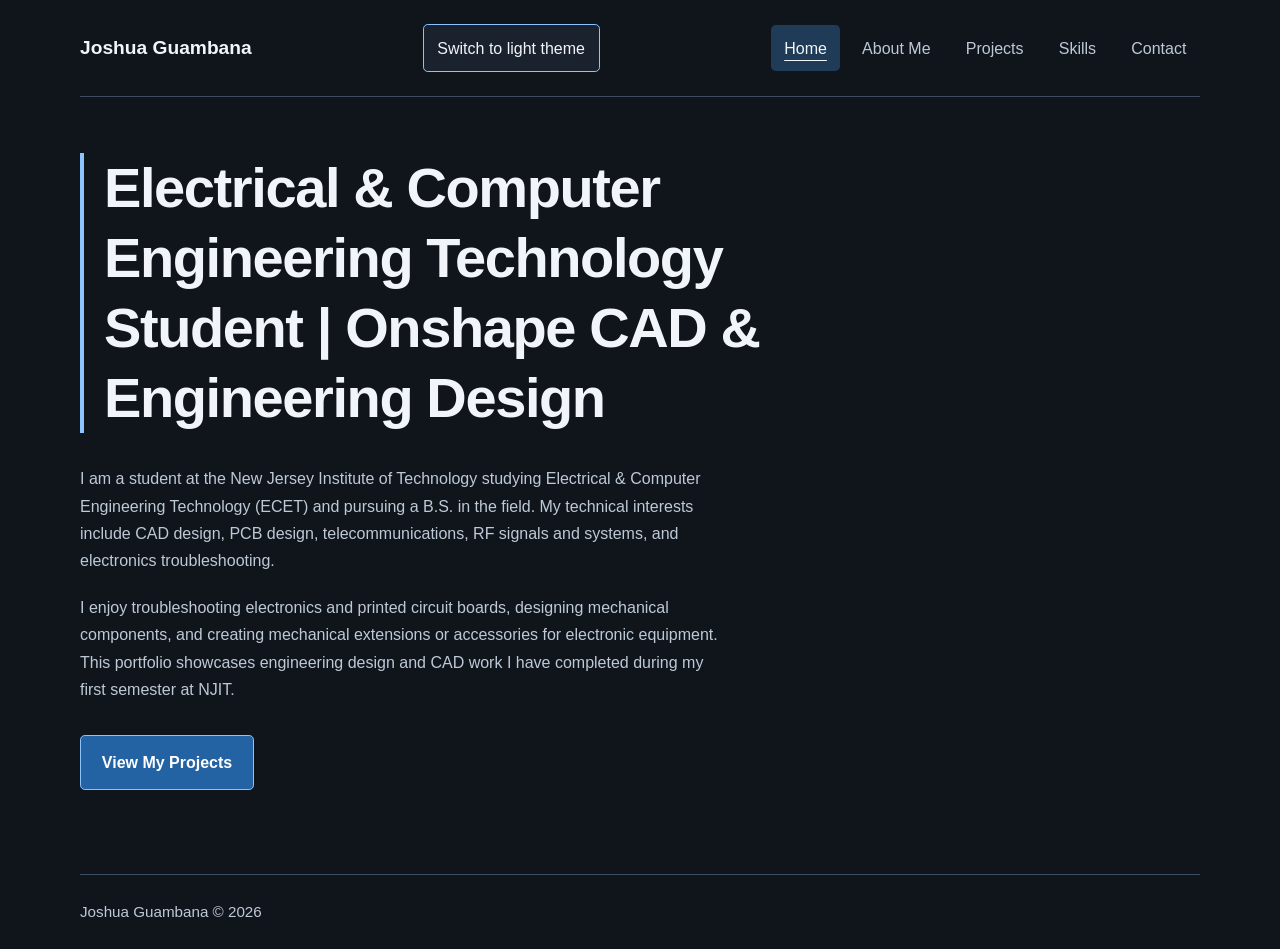
<file: index.html>
<!DOCTYPE html>
<html lang="en">
<head>
    <meta charset="UTF-8">
    <meta name="viewport" content="width=device-width, initial-scale=1.0">
    <title>Joshua Guambana | Home</title>
    <link rel="stylesheet" href="css/styles.css">
    <script src="js/script.js" defer></script>
</head>
<body>
    <header>
        <p>Joshua Guambana</p>
        <div class="header-controls">
            <button type="button" id="menu-toggle" aria-label="Open navigation menu" aria-expanded="false" aria-controls="main-navigation"><span aria-hidden="true">&#9776;</span> Menu</button>
            <button type="button" id="theme-toggle">Switch to light theme</button>
        </div>
        <nav id="main-navigation" aria-label="Main navigation">
            <ul>
                <li><a href="index.html" aria-current="page">Home</a></li>
                <li><a href="about.html">About Me</a></li>
                <li><a href="projects.html">Projects</a></li>
                <li><a href="skills.html">Skills</a></li>
                <li><a href="contact.html">Contact</a></li>
            </ul>
        </nav>
    </header>

    <main>
        <section aria-labelledby="home-heading">
            <h1 id="home-heading">Electrical &amp; Computer Engineering Technology Student | Onshape CAD &amp; Engineering Design</h1>
            <p>I am a student at the New Jersey Institute of Technology studying Electrical &amp; Computer Engineering Technology (ECET) and pursuing a B.S. in the field. My technical interests include CAD design, PCB design, telecommunications, RF signals and systems, and electronics troubleshooting.</p>
            <p>I enjoy troubleshooting electronics and printed circuit boards, designing mechanical components, and creating mechanical extensions or accessories for electronic equipment. This portfolio showcases engineering design and CAD work I have completed during my first semester at NJIT.</p>
            <p><a href="projects.html">View My Projects</a></p>
        </section>
    </main>

    <footer>
        <p>Joshua Guambana &copy; 2026</p>
    </footer>
</body>
</html>
</file>
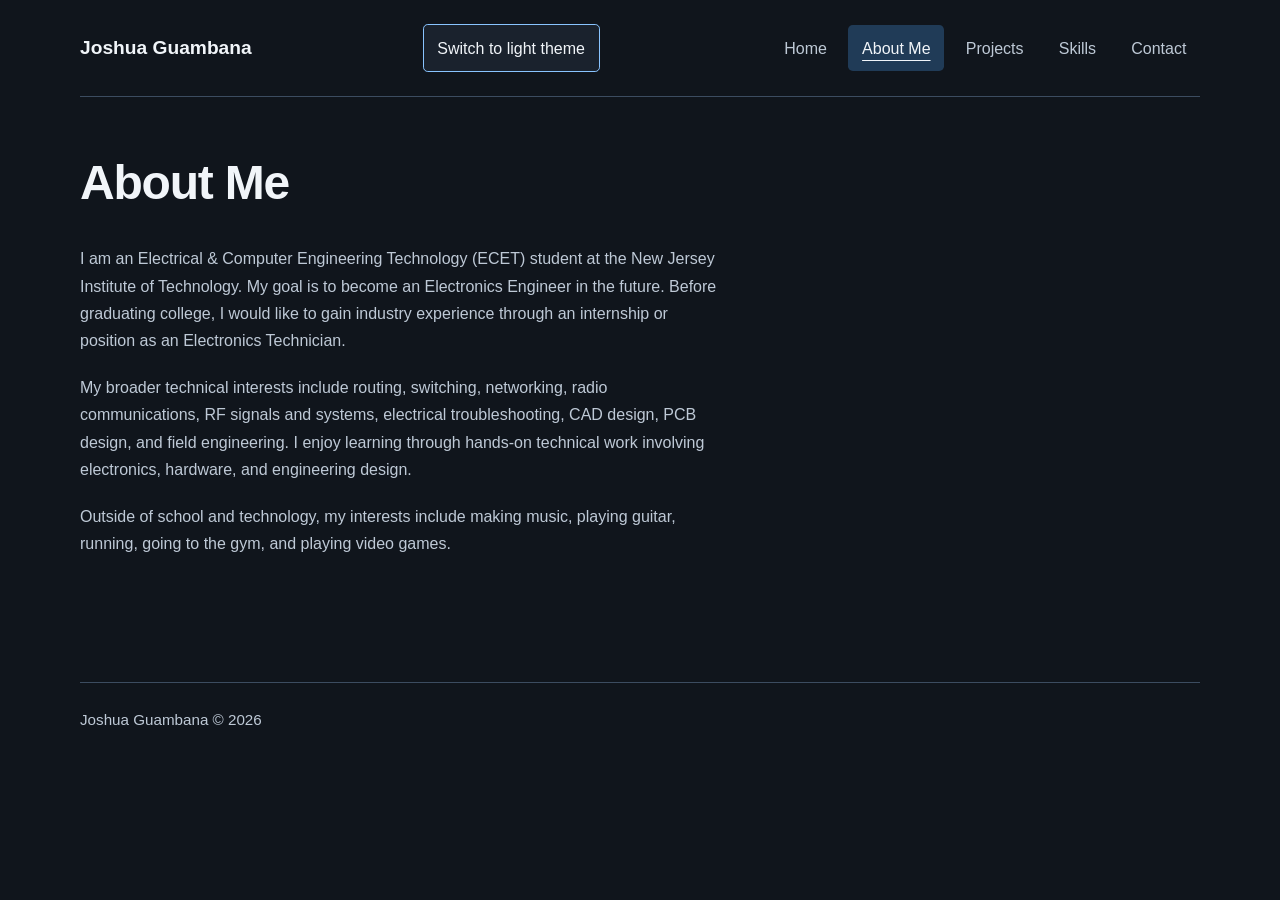
<file: about.html>
<!DOCTYPE html>
<html lang="en">
<head>
    <meta charset="UTF-8">
    <meta name="viewport" content="width=device-width, initial-scale=1.0">
    <title>Joshua Guambana | About Me</title>
    <link rel="stylesheet" href="css/styles.css">
    <script src="js/script.js" defer></script>
</head>
<body>
    <header>
        <p>Joshua Guambana</p>
        <div class="header-controls">
            <button type="button" id="menu-toggle" aria-label="Open navigation menu" aria-expanded="false" aria-controls="main-navigation"><span aria-hidden="true">&#9776;</span> Menu</button>
            <button type="button" id="theme-toggle">Switch to light theme</button>
        </div>
        <nav id="main-navigation" aria-label="Main navigation">
            <ul>
                <li><a href="index.html">Home</a></li>
                <li><a href="about.html" aria-current="page">About Me</a></li>
                <li><a href="projects.html">Projects</a></li>
                <li><a href="skills.html">Skills</a></li>
                <li><a href="contact.html">Contact</a></li>
            </ul>
        </nav>
    </header>

    <main>
        <section aria-labelledby="about-heading">
            <h1 id="about-heading">About Me</h1>
            <p>I am an Electrical &amp; Computer Engineering Technology (ECET) student at the New Jersey Institute of Technology. My goal is to become an Electronics Engineer in the future. Before graduating college, I would like to gain industry experience through an internship or position as an Electronics Technician.</p>
            <p>My broader technical interests include routing, switching, networking, radio communications, RF signals and systems, electrical troubleshooting, CAD design, PCB design, and field engineering. I enjoy learning through hands-on technical work involving electronics, hardware, and engineering design.</p>
            <p>Outside of school and technology, my interests include making music, playing guitar, running, going to the gym, and playing video games.</p>
        </section>
    </main>

    <footer>
        <p>Joshua Guambana &copy; 2026</p>
    </footer>
</body>
</html>
</file>
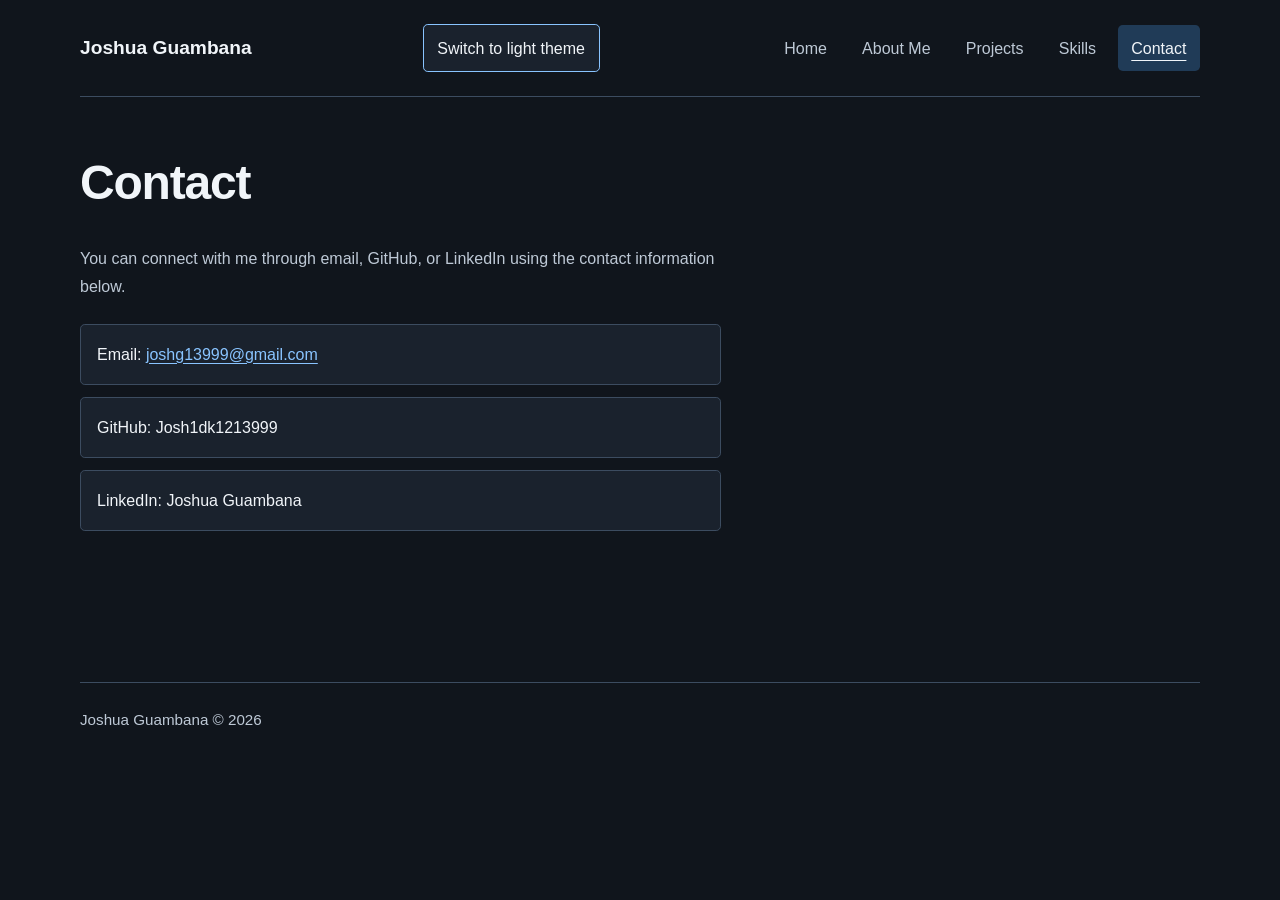
<file: contact.html>
<!DOCTYPE html>
<html lang="en">
<head>
    <meta charset="UTF-8">
    <meta name="viewport" content="width=device-width, initial-scale=1.0">
    <title>Joshua Guambana | Contact</title>
    <link rel="stylesheet" href="css/styles.css">
    <script src="js/script.js" defer></script>
</head>
<body>
    <header>
        <p>Joshua Guambana</p>
        <div class="header-controls">
            <button type="button" id="menu-toggle" aria-label="Open navigation menu" aria-expanded="false" aria-controls="main-navigation"><span aria-hidden="true">&#9776;</span> Menu</button>
            <button type="button" id="theme-toggle">Switch to light theme</button>
        </div>
        <nav id="main-navigation" aria-label="Main navigation">
            <ul>
                <li><a href="index.html">Home</a></li>
                <li><a href="about.html">About Me</a></li>
                <li><a href="projects.html">Projects</a></li>
                <li><a href="skills.html">Skills</a></li>
                <li><a href="contact.html" aria-current="page">Contact</a></li>
            </ul>
        </nav>
    </header>

    <main>
        <section aria-labelledby="contact-heading">
            <h1 id="contact-heading">Contact</h1>
            <p>You can connect with me through email, GitHub, or LinkedIn using the contact information below.</p>
            <ul>
                <li>Email: <a href="mailto:joshg13999@gmail.com">joshg13999@gmail.com</a></li>
                <li>GitHub: Josh1dk1213999</li>
                <li>LinkedIn: Joshua Guambana</li>
            </ul>
        </section>
    </main>

    <footer>
        <p>Joshua Guambana &copy; 2026</p>
    </footer>
</body>
</html>
</file>
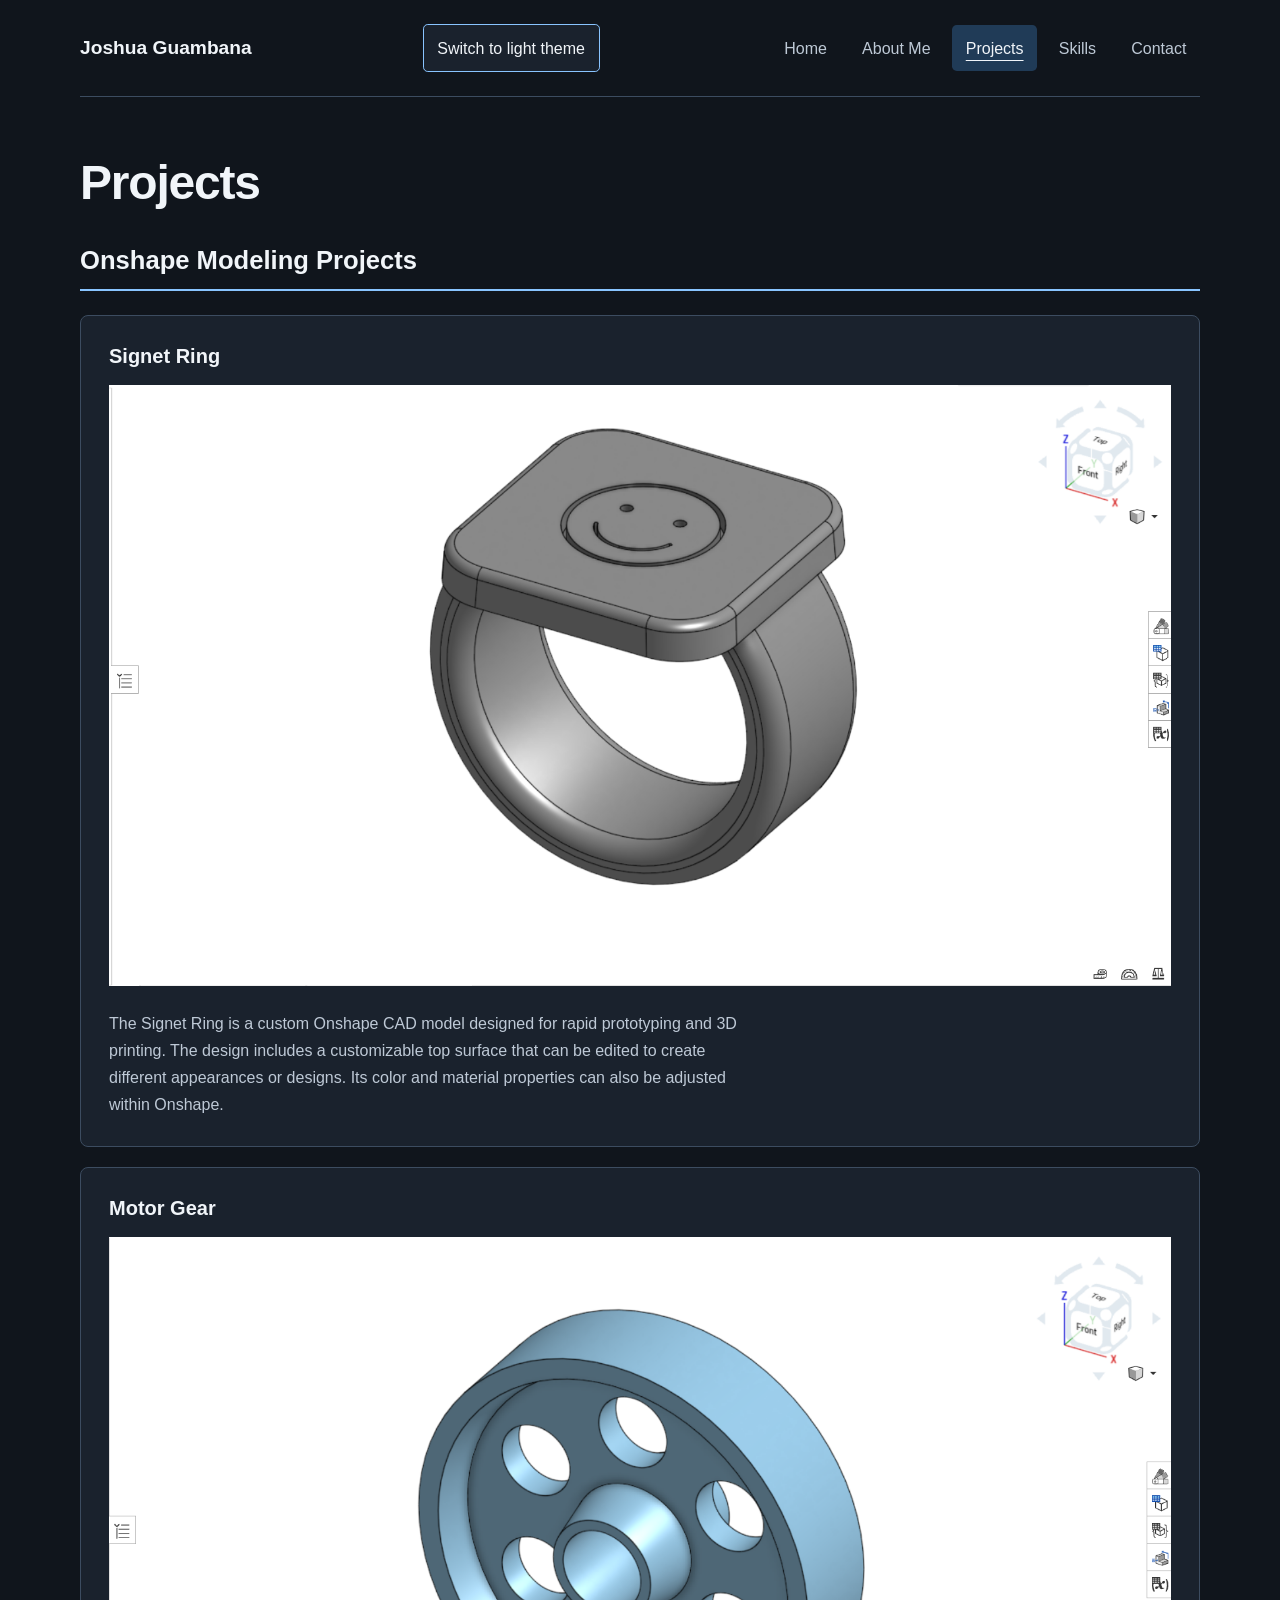
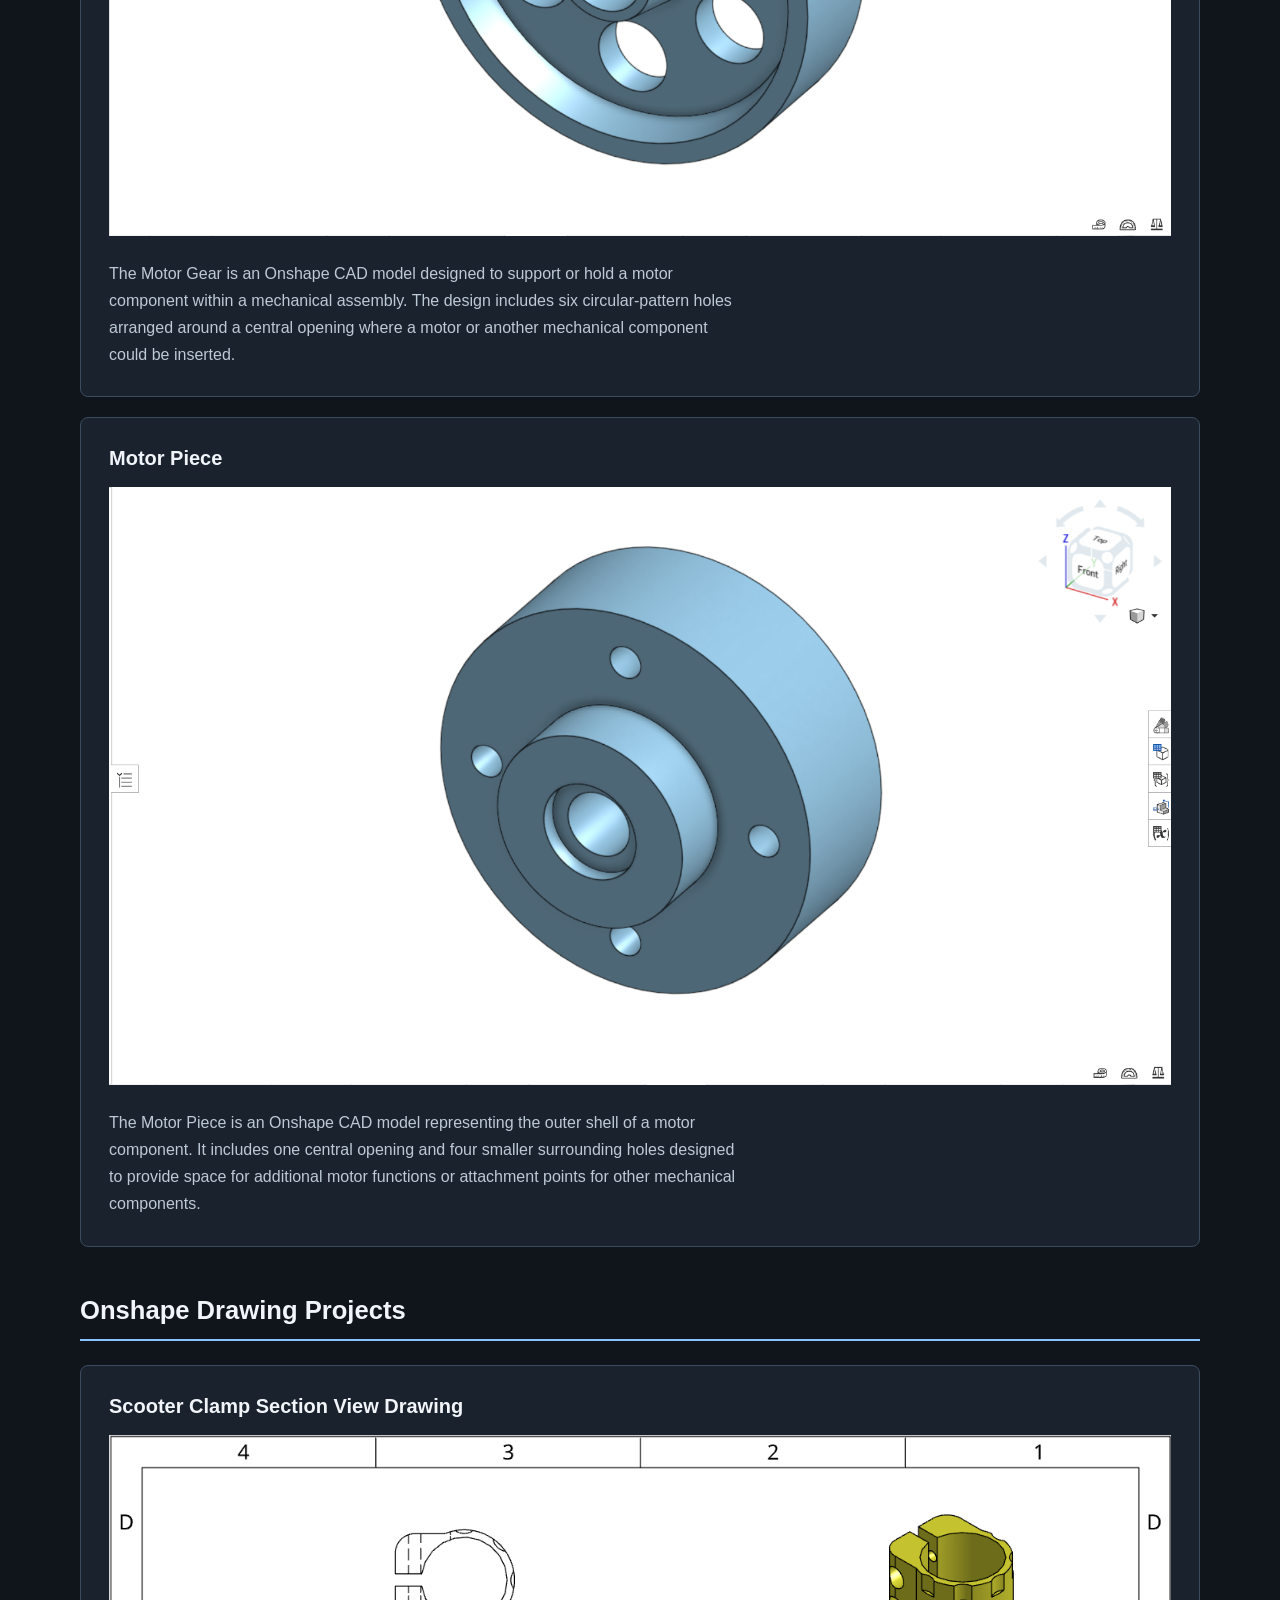
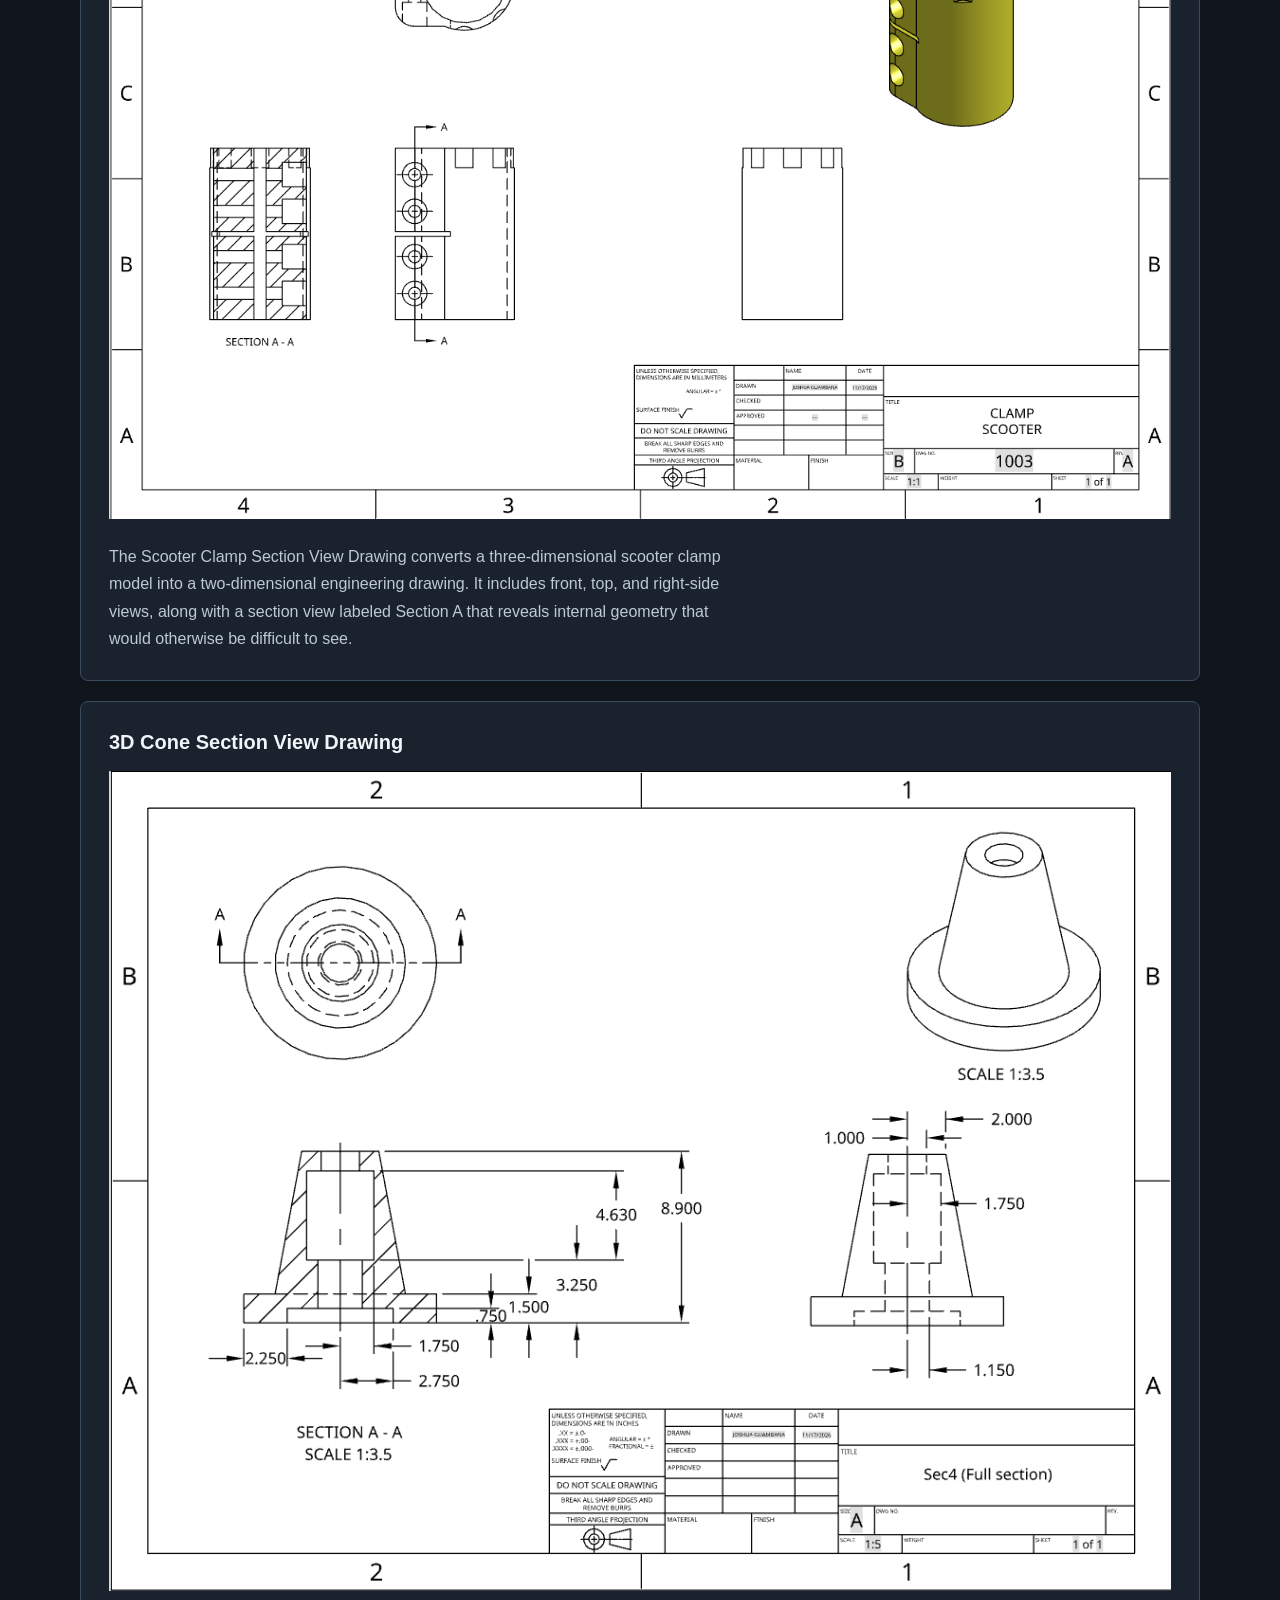
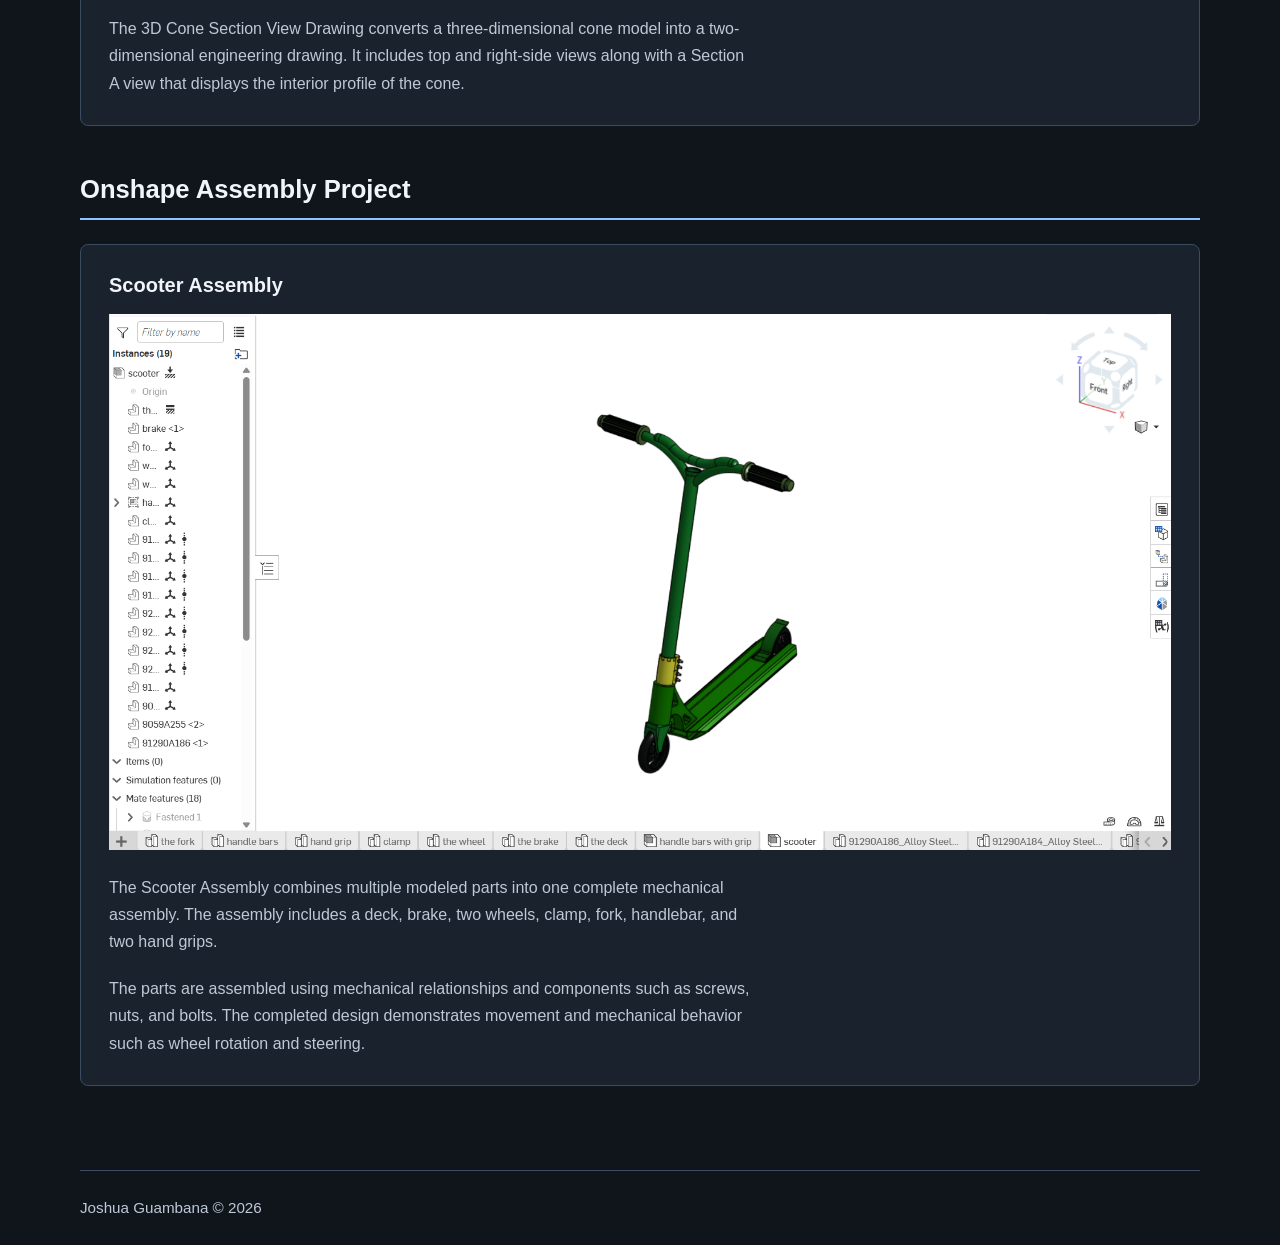
<file: projects.html>
<!DOCTYPE html>
<html lang="en">
<head>
    <meta charset="UTF-8">
    <meta name="viewport" content="width=device-width, initial-scale=1.0">
    <title>Joshua Guambana | Projects</title>
    <link rel="stylesheet" href="css/styles.css">
    <script src="js/script.js" defer></script>
</head>
<body>
    <header>
        <p>Joshua Guambana</p>
        <div class="header-controls">
            <button type="button" id="menu-toggle" aria-label="Open navigation menu" aria-expanded="false" aria-controls="main-navigation"><span aria-hidden="true">&#9776;</span> Menu</button>
            <button type="button" id="theme-toggle">Switch to light theme</button>
        </div>
        <nav id="main-navigation" aria-label="Main navigation">
            <ul>
                <li><a href="index.html">Home</a></li>
                <li><a href="about.html">About Me</a></li>
                <li><a href="projects.html" aria-current="page">Projects</a></li>
                <li><a href="skills.html">Skills</a></li>
                <li><a href="contact.html">Contact</a></li>
            </ul>
        </nav>
    </header>

    <main>
        <h1>Projects</h1>

        <section aria-labelledby="modeling-heading">
            <h2 id="modeling-heading">Onshape Modeling Projects</h2>
            <article>
                <h3>Signet Ring</h3>
                <figure>
                    <img src="images/signet-ring.png" alt="3D Onshape CAD model of a custom signet ring with a smiley face design on the top." loading="lazy">
                </figure>
                <p>The Signet Ring is a custom Onshape CAD model designed for rapid prototyping and 3D printing. The design includes a customizable top surface that can be edited to create different appearances or designs. Its color and material properties can also be adjusted within Onshape.</p>
            </article>
            <article>
                <h3>Motor Gear</h3>
                <figure>
                    <img src="images/motor-gear.png" alt="3D Onshape CAD model of a circular motor gear with six patterned holes surrounding a central hub." loading="lazy">
                </figure>
                <p>The Motor Gear is an Onshape CAD model designed to support or hold a motor component within a mechanical assembly. The design includes six circular-pattern holes arranged around a central opening where a motor or another mechanical component could be inserted.</p>
            </article>
            <article>
                <h3>Motor Piece</h3>
                <figure>
                    <img src="images/motor-piece.png" alt="3D Onshape CAD model of a motor housing component with four mounting holes and a central opening." loading="lazy">
                </figure>
                <p>The Motor Piece is an Onshape CAD model representing the outer shell of a motor component. It includes one central opening and four smaller surrounding holes designed to provide space for additional motor functions or attachment points for other mechanical components.</p>
            </article>
        </section>

        <section aria-labelledby="drawing-heading">
            <h2 id="drawing-heading">Onshape Drawing Projects</h2>
            <article>
                <h3>Scooter Clamp Section View Drawing</h3>
                <figure>
                    <img src="images/scooter-clamp-section-drawing.png" alt="Onshape engineering drawing of a scooter clamp showing orthographic, isometric, and Section A-A views." loading="lazy">
                </figure>
                <p>The Scooter Clamp Section View Drawing converts a three-dimensional scooter clamp model into a two-dimensional engineering drawing. It includes front, top, and right-side views, along with a section view labeled Section A that reveals internal geometry that would otherwise be difficult to see.</p>
            </article>
            <article>
                <h3>3D Cone Section View Drawing</h3>
                <figure>
                    <img src="images/cone-section-drawing.png" alt="Onshape engineering drawing of a cone-shaped component showing multiple views, dimensions, and Section A-A." loading="lazy">
                </figure>
                <p>The 3D Cone Section View Drawing converts a three-dimensional cone model into a two-dimensional engineering drawing. It includes top and right-side views along with a Section A view that displays the interior profile of the cone.</p>
            </article>
        </section>

        <section aria-labelledby="assembly-heading">
            <h2 id="assembly-heading">Onshape Assembly Project</h2>
            <article>
                <h3>Scooter Assembly</h3>
                <figure>
                    <img src="images/scooter-assembly.png" alt="Onshape 3D assembly of a complete green scooter with wheels, deck, fork, handlebar, grips, clamp, and brake." loading="lazy">
                </figure>
                <p>The Scooter Assembly combines multiple modeled parts into one complete mechanical assembly. The assembly includes a deck, brake, two wheels, clamp, fork, handlebar, and two hand grips.</p>
                <p>The parts are assembled using mechanical relationships and components such as screws, nuts, and bolts. The completed design demonstrates movement and mechanical behavior such as wheel rotation and steering.</p>
            </article>
        </section>
    </main>

    <footer>
        <p>Joshua Guambana &copy; 2026</p>
    </footer>
</body>
</html>
</file>
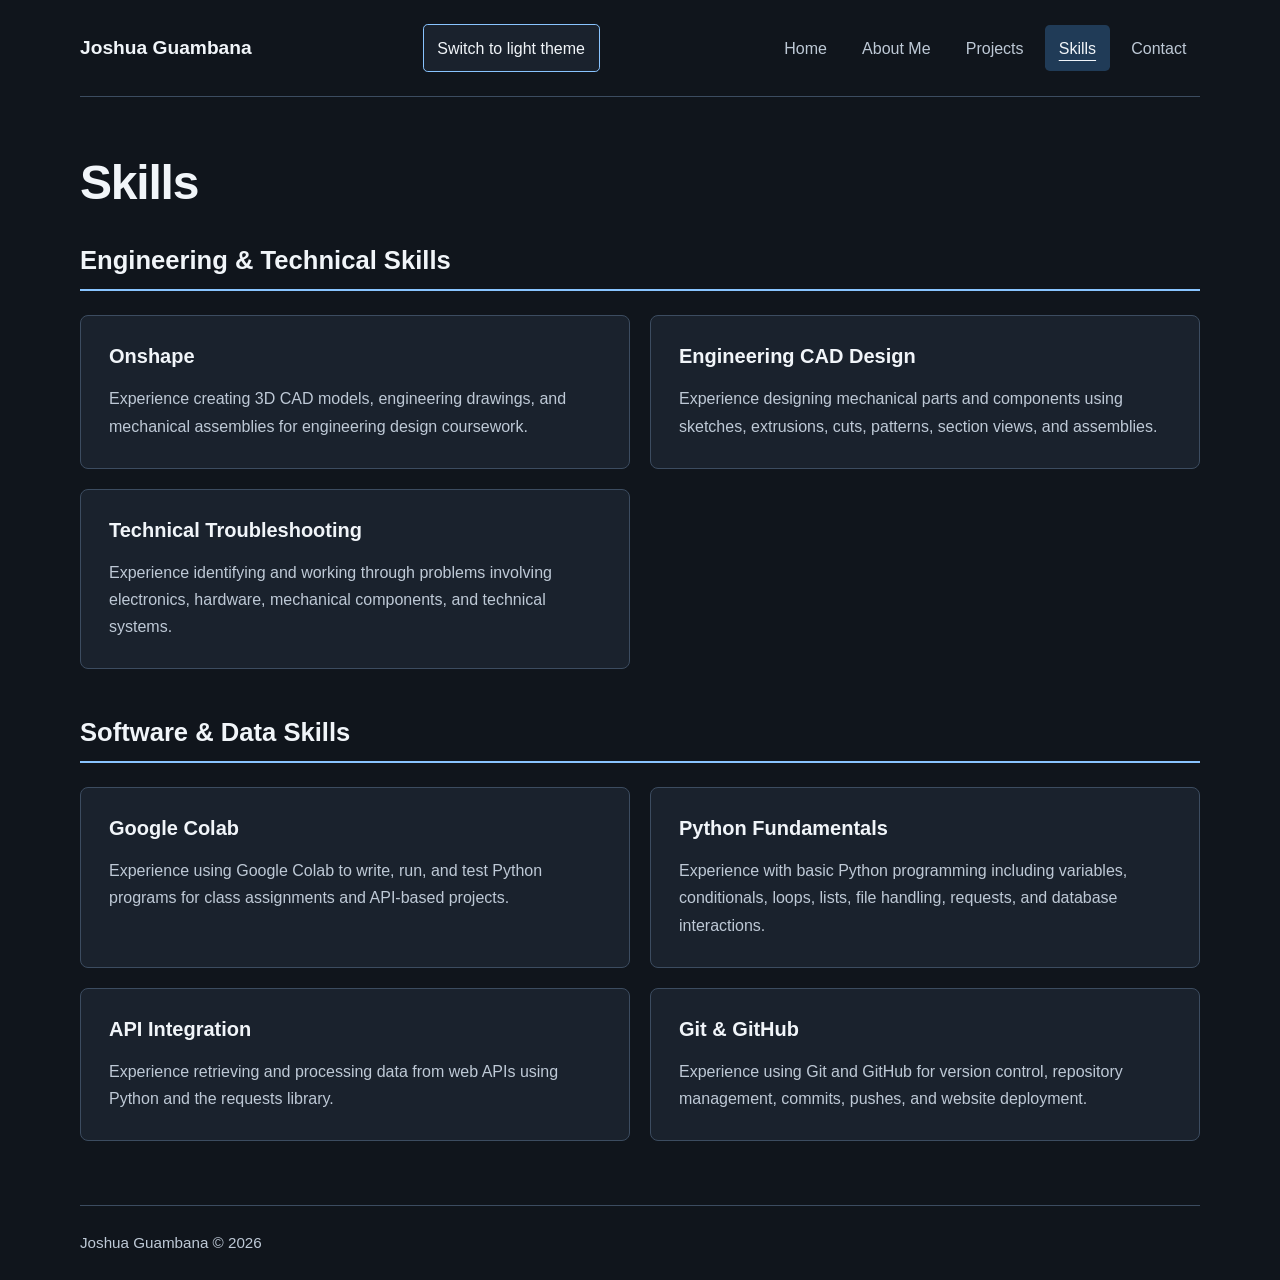
<file: skills.html>
<!DOCTYPE html>
<html lang="en">
<head>
    <meta charset="UTF-8">
    <meta name="viewport" content="width=device-width, initial-scale=1.0">
    <title>Joshua Guambana | Skills</title>
    <link rel="stylesheet" href="css/styles.css">
    <script src="js/script.js" defer></script>
</head>
<body>
    <header>
        <p>Joshua Guambana</p>
        <div class="header-controls">
            <button type="button" id="menu-toggle" aria-label="Open navigation menu" aria-expanded="false" aria-controls="main-navigation"><span aria-hidden="true">&#9776;</span> Menu</button>
            <button type="button" id="theme-toggle">Switch to light theme</button>
        </div>
        <nav id="main-navigation" aria-label="Main navigation">
            <ul>
                <li><a href="index.html">Home</a></li>
                <li><a href="about.html">About Me</a></li>
                <li><a href="projects.html">Projects</a></li>
                <li><a href="skills.html" aria-current="page">Skills</a></li>
                <li><a href="contact.html">Contact</a></li>
            </ul>
        </nav>
    </header>

    <main>
        <h1>Skills</h1>

        <section aria-labelledby="engineering-heading">
            <h2 id="engineering-heading">Engineering &amp; Technical Skills</h2>
            <article>
                <h3>Onshape</h3>
                <p>Experience creating 3D CAD models, engineering drawings, and mechanical assemblies for engineering design coursework.</p>
            </article>
            <article>
                <h3>Engineering CAD Design</h3>
                <p>Experience designing mechanical parts and components using sketches, extrusions, cuts, patterns, section views, and assemblies.</p>
            </article>
            <article>
                <h3>Technical Troubleshooting</h3>
                <p>Experience identifying and working through problems involving electronics, hardware, mechanical components, and technical systems.</p>
            </article>
        </section>

        <section aria-labelledby="software-heading">
            <h2 id="software-heading">Software &amp; Data Skills</h2>
            <article>
                <h3>Google Colab</h3>
                <p>Experience using Google Colab to write, run, and test Python programs for class assignments and API-based projects.</p>
            </article>
            <article>
                <h3>Python Fundamentals</h3>
                <p>Experience with basic Python programming including variables, conditionals, loops, lists, file handling, requests, and database interactions.</p>
            </article>
            <article>
                <h3>API Integration</h3>
                <p>Experience retrieving and processing data from web APIs using Python and the requests library.</p>
            </article>
            <article>
                <h3>Git &amp; GitHub</h3>
                <p>Experience using Git and GitHub for version control, repository management, commits, pushes, and website deployment.</p>
            </article>
        </section>
    </main>

    <footer>
        <p>Joshua Guambana &copy; 2026</p>
    </footer>
</body>
</html>
</file>
<file: css/styles.css>
/* Shared colors and sizing keep all five pages consistent. */
:root {
    color-scheme: dark;
    --background: #10151c;
    --surface: #1a222d;
    --text: #f1f5f9;
    --muted: #bec9d6;
    --accent: #89c4ff;
    --border: #3c4c60;
    --current-background: #203b57;
    --link-hover: #c7e3ff;
    --focus: #ffd479;
}

:root[data-theme="light"] {
    color-scheme: light;
    --background: #f4f7fb;
    --surface: #ffffff;
    --text: #172333;
    --muted: #435369;
    --accent: #175ca1;
    --border: #8595a8;
    --current-background: #dcecff;
    --link-hover: #103e70;
    --focus: #824000;
}

* {
    box-sizing: border-box;
}

body {
    margin: 0;
    background: var(--background);
    color: var(--text);
    font-family: Arial, Helvetica, sans-serif;
    font-size: 1rem;
    line-height: 1.7;
    overflow-wrap: anywhere;
}

/* These existing landmarks serve as centered content containers. */
body > header,
main,
body > footer {
    width: calc(100% - 3rem);
    max-width: 1120px;
    margin-inline: auto;
}

body > header {
    display: flex;
    flex-wrap: wrap;
    align-items: center;
    justify-content: space-between;
    gap: 1rem 2rem;
    padding-block: 1.5rem;
    border-bottom: 1px solid var(--border);
}

header > p {
    margin: 0;
    font-size: 1.2rem;
    font-weight: bold;
    color: var(--text);
}

nav ul {
    display: flex;
    flex-wrap: wrap;
    gap: 0.5rem;
    margin: 0;
    padding: 0;
    list-style: none;
}

nav a {
    display: block;
    padding: 0.6rem 0.85rem;
    border-radius: 0.3rem;
    color: var(--muted);
    text-decoration: none;
}

nav a:hover {
    background: var(--surface);
    color: var(--text);
    text-decoration: underline;
}

nav a[aria-current="page"] {
    background: var(--current-background);
    color: var(--text);
    text-decoration: underline;
    text-underline-offset: 0.35em;
}

a {
    color: var(--accent);
    text-underline-offset: 0.2em;
}

a:hover {
    color: var(--link-hover);
}

/* Keep focus visible for keyboard users, including future controls. */
:focus,
:focus-visible {
    outline: 3px solid var(--focus);
    outline-offset: 4px;
}

main {
    padding-block: 3.5rem 4rem;
    min-height: 65vh;
}

h1,
h2,
h3 {
    line-height: 1.25;
    color: var(--text);
}

h1 {
    margin: 0 0 2rem;
    font-size: clamp(2rem, 4vw, 3rem);
    letter-spacing: -0.025em;
}

h2 {
    margin: 0 0 1.5rem;
    font-size: 1.6rem;
    padding-bottom: 0.75rem;
    border-bottom: 2px solid var(--accent);
}

h3 {
    margin: 0 0 1rem;
    font-size: 1.25rem;
}

p {
    margin: 0 0 1.25rem;
    color: var(--muted);
    max-width: 72ch;
}

main > section + section {
    margin-top: 3rem;
}

article {
    min-width: 0;
    padding: 1.75rem;
    margin-bottom: 1.25rem;
    background: var(--surface);
    border: 1px solid var(--border);
    border-radius: 0.5rem;
}

article > :last-child {
    margin-bottom: 0;
}

figure {
    margin: 0 0 1.5rem;
}

/* Preserve the complete image, including engineering drawing details. */
img {
    display: block;
    max-width: 100%;
    height: auto;
    margin-inline: auto;
}

#home-heading {
    max-width: 25ch;
    font-size: clamp(2rem, 4.5vw, 3.5rem);
    border-left: 4px solid var(--accent);
    padding-left: 1.25rem;
}

/* The Home page's existing project link is its primary action. */
section[aria-labelledby="home-heading"] > p > a {
    display: inline-block;
    margin-top: 0.75rem;
    padding: 0.8rem 1.3rem;
    background: #2463a3;
    border: 1px solid var(--accent);
    border-radius: 0.3rem;
    color: #ffffff;
    font-weight: bold;
    text-decoration: none;
}

section[aria-labelledby="home-heading"] > p > a:hover {
    background: #1b4b7c;
    text-decoration: underline;
}

/* Skills use a simple two-column grid; headings span both columns. */
section[aria-labelledby="engineering-heading"],
section[aria-labelledby="software-heading"] {
    display: grid;
    grid-template-columns: repeat(2, minmax(0, 1fr));
    gap: 1.25rem;
}

section[aria-labelledby="engineering-heading"] > h2,
section[aria-labelledby="software-heading"] > h2 {
    grid-column: 1 / -1;
    margin-bottom: 0.25rem;
}

section[aria-labelledby="engineering-heading"] > article,
section[aria-labelledby="software-heading"] > article {
    margin-bottom: 0;
}

section[aria-labelledby="contact-heading"] > ul {
    max-width: 72ch;
    margin: 1.5rem 0 0;
    padding: 0;
    list-style: none;
}

section[aria-labelledby="contact-heading"] li {
    padding: 1rem;
    margin-bottom: 0.75rem;
    background: var(--surface);
    border: 1px solid var(--border);
    border-radius: 0.3rem;
}

body > footer {
    padding-block: 1.5rem;
    border-top: 1px solid var(--border);
}

footer p {
    margin: 0;
    font-size: 0.95rem;
}

.header-controls {
    display: flex;
    flex-wrap: wrap;
    gap: 0.75rem;
    min-width: 0;
}

button {
    max-width: 100%;
    min-height: 44px;
    padding: 0.6rem 0.85rem;
    border: 1px solid var(--accent);
    border-radius: 0.3rem;
    background: var(--surface);
    color: var(--text);
    font: inherit;
    overflow-wrap: anywhere;
    cursor: pointer;
}

button:hover {
    background: var(--current-background);
}

#menu-toggle {
    display: none;
}

/* Phone layouts collapse navigation and stack skill cards. */
@media (max-width: 600px) {
    body > header,
    main,
    body > footer {
        width: calc(100% - 2rem);
    }

    body > header {
        flex-direction: column;
        align-items: flex-start;
    }

    nav a {
        padding: 0.65rem 0.75rem;
    }

    #menu-toggle {
        display: inline-block;
    }

    #main-navigation {
        display: none;
        width: 100%;
    }

    #main-navigation.is-open {
        display: block;
    }

    nav ul {
        flex-direction: column;
    }

    main {
        padding-block: 2rem 3rem;
    }

    article {
        padding: 1rem;
    }

    section[aria-labelledby="engineering-heading"],
    section[aria-labelledby="software-heading"] {
        grid-template-columns: minmax(0, 1fr);
    }
}
</file>
